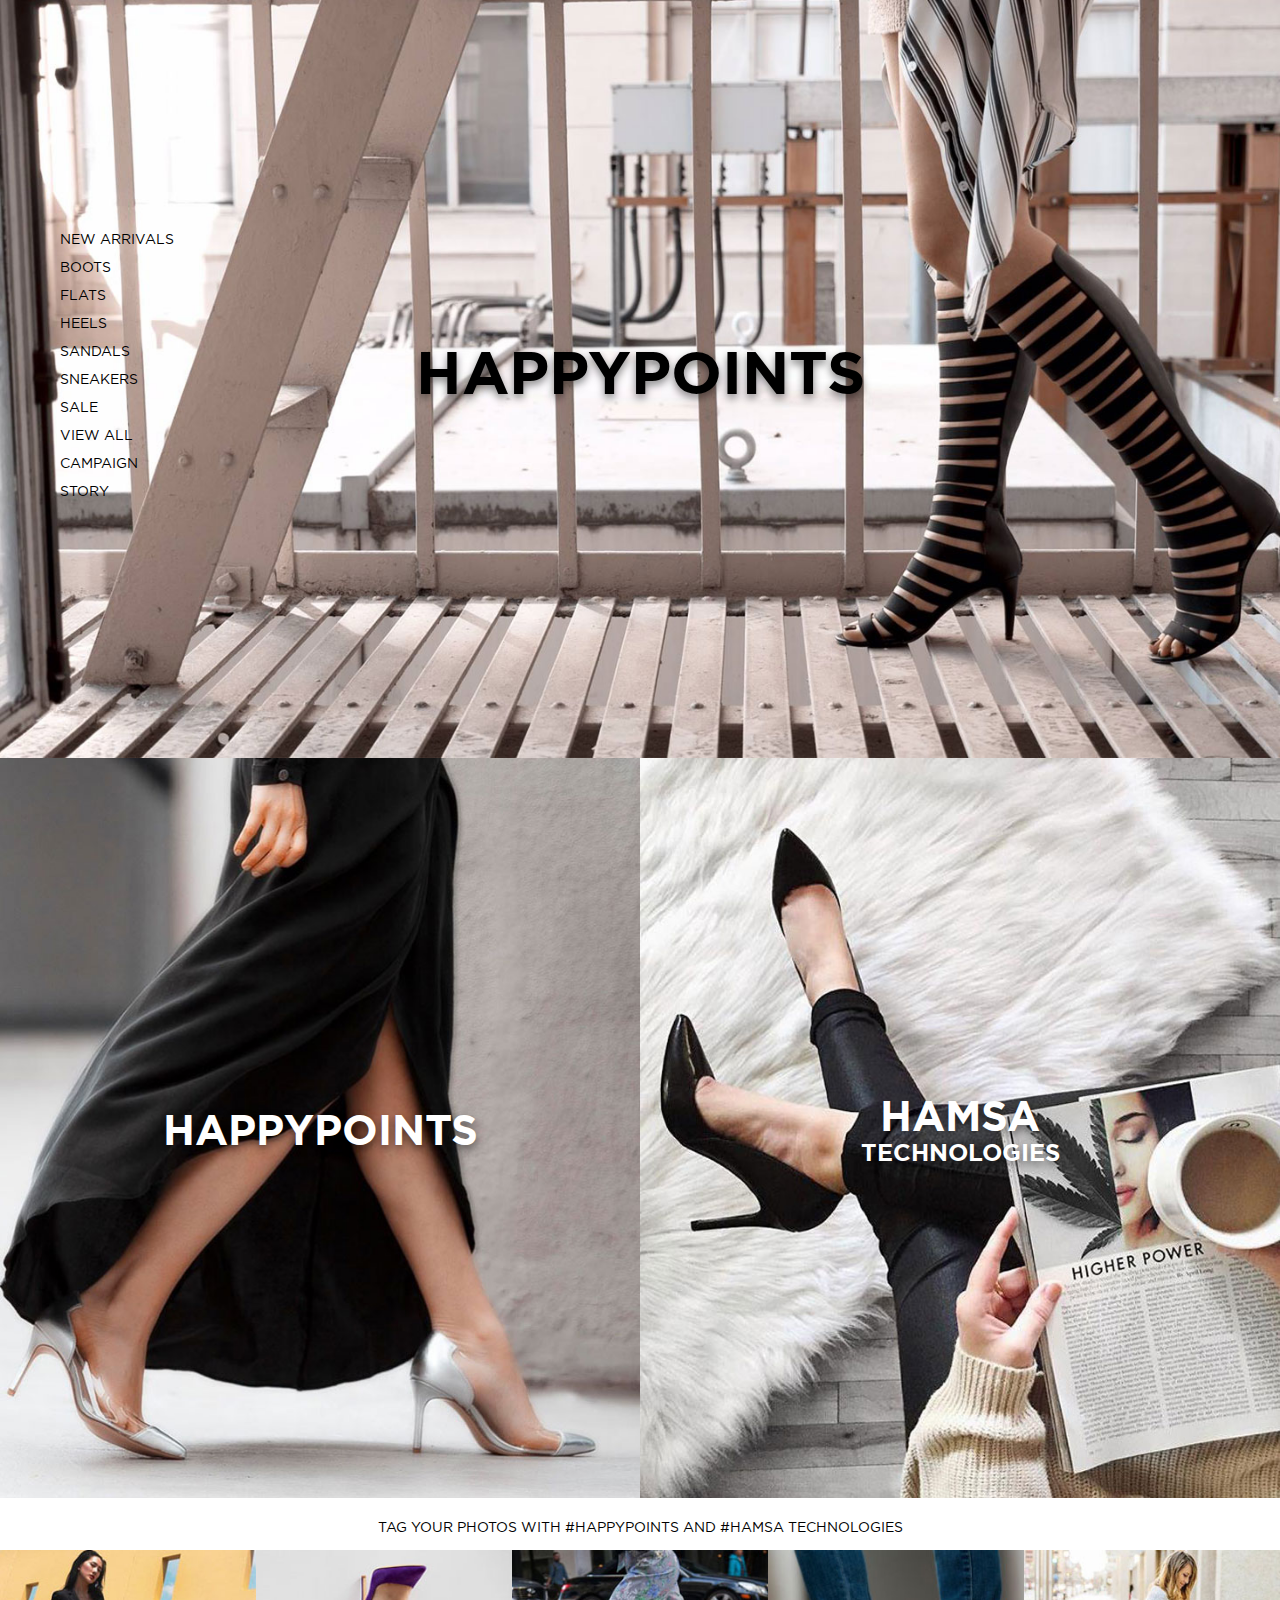
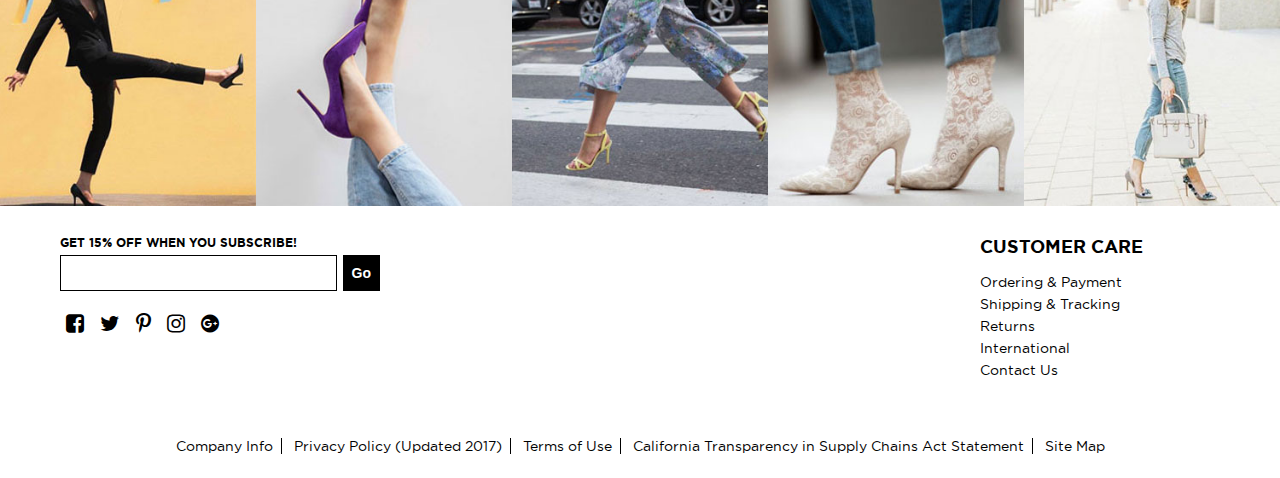
<file: index.html>
<!DOCTYPE html PUBLIC "-//W3C//DTD XHTML 1.0 Strict//EN" "http://www.w3.org/TR/xhtml1/DTD/xhtml1-strict.dtd">
<html>
    <head>
        <title>happypoints</title>
        <meta http-equiv="x-ua-compatible" content="ie=edge" />
        <meta name="description" content="" />
        <meta name="viewport" content="width=device-width, initial-scale=1" />
        <meta charset="utf-8" />
        <meta http-equiv="Content-Type" content="text/html;charset=utf-8" />
        <meta http-equiv="Expires" content="-1" />
        <link rel="stylesheet" href="https://cdnjs.cloudflare.com/ajax/libs/font-awesome/4.7.0/css/font-awesome.min.css" />
        <link rel="icon" href="images/favicon.png" type="image/x-icon" />
        <link rel="shortcut icon" type="image/x-icon" href="images/favicon.png" />
        <link rel="stylesheet" href="fonts/stylesheet.css" />
        <link rel="stylesheet" href="css/style.css" />
    </head>
    <body>
        <header>
            <div class="header-menu">
                <div class="list-menu">
                    <ul>
                        <li><a href="javascript:void(0)"> NEW ARRIVALS</a></li>
                        <li><a href="javascript:void(0)">BOOTS</a></li>
                        <li><a href="javascript:void(0)">FLATS </a></li>
                        <li><a href="javascript:void(0)"> HEELS</a></li>
                        <li><a href="javascript:void(0)">SANDALS</a></li>
                        <li><a href="javascript:void(0)">SNEAKERS</a></li>
                        <li><a href="javascript:void(0)">SALE</a></li>
                        <li><a href="javascript:void(0)">VIEW ALL</a></li>
                        <li><a href="javascript:void(0)">CAMPAIGN</a></li>
                        <li><a href="javascript:void(0)">STORY</a></li>
                    </ul>
                </div>
            </div>
        </header>
        <section>
            <div class="banner-box-con">
                <img src="images/banner.jpg" />
                <div class="center-caption">
                    <h1>happypoints</h1>
                </div>
            </div>
        </section>
        <section>
            <div class="two-img-box-con">
                <div class="two-img-box-col">
                    <img src="images/happypoints.jpg" />
                    <div class="center-caption">
                        <h2>happypoints</h2>
                    </div>
                </div>
                <div class="two-img-box-col">
                    <img src="images/hamsa.jpg" />
                    <div class="center-caption">
                        <h2>HAMSA</h2>
                        <h4>TECHNOLOGIES</h4>
                    </div>
                </div>
            </div>
        </section>
        <section>
            <div class="list-img-title">
                <p>tag your photos with #HAPPYPOINTS and #HAMSA TECHNOLOGIES</p>
            </div>
            <div class="list-img-box-con">
                <div class="list-img-box-col">
                    <img src="images/list-img1.jpg" />
                </div>
                <div class="list-img-box-col">
                    <img src="images/list-img2.jpg" />
                </div>
                <div class="list-img-box-col">
                    <img src="images/list-img3.jpg" />
                </div>
                <div class="list-img-box-col">
                    <img src="images/list-img4.jpg" />
                </div>
                <div class="list-img-box-col">
                    <img src="images/list-img5.jpg" />
                </div>
            </div>
        </section>
        <footer>
            <div class="footer-contect-info">
                <div class="subscribe-soicail-con">
                    <div class="subscribe-form-con">
                        <p> <strong> get 15% off when you subscribe!</strong></p>
                        <div class="form-con">
                            <form>
                                <div class="form-group subscribe-input">
                                    <input type="text" class="form-control">
                                    <button type="submit" class="btn">Go</button>
                                </div>
                            </form>
                        </div>
                    </div>
                    <div class="icon-menu">
                        <ul>
                            <li>
                                <a href="javascript:void(0)"><i class="fa fa-facebook-square" aria-hidden="true"></i> </a>
                            </li>
                            <li>
                                <a href="javascript:void(0)"><i class="fa fa-twitter" aria-hidden="true"></i> </a>
                            </li>
                            <li>
                                <a href="javascript:void(0)"><i class="fa fa-pinterest-p" aria-hidden="true"></i></a>
                            </li>
                            <li>
                                <a href="javascript:void(0)"><i class="fa fa-instagram" aria-hidden="true"></i></a>
                            </li>
                            <li>
                                <a href="javascript:void(0)"><i class="fa fa-google-plus-official" aria-hidden="true"></i></a>
                            </li>
                        </ul>
                    </div>
                </div>
                <div class="categary-menu-con">
                    <h6>customer care</h6>
                    <div class="list-menu">
                        <ul>
                            <li><a href="javascript:void(0)"> Ordering & Payment</a></li>
                            <li><a href="javascript:void(0)">Shipping & Tracking</a></li>
                            <li><a href="javascript:void(0)">Returns </a></li>
                            <li><a href="javascript:void(0)"> International</a></li>
                            <li><a href="javascript:void(0)">Contact Us</a></li>
                        </ul>
                    </div>
                </div>
            </div>
            <div class="footer-menu">
                <ul>
                    <li><a href="javascript:void(0)">Company Info</a></li>
                    <li><a href="javascript:void(0)">Privacy Policy (Updated 2017)</a></li>
                    <li><a href="javascript:void(0)">Terms of Use</a></li>
                    <li><a href="javascript:void(0)">California Transparency in Supply Chains Act Statement </a></li>
                    <li><a href="javascript:void(0)"> Site Map</a></li>
                </ul>
            </div>
        </footer>
        <script src="js/jquery.min.js"></script>
    </body>
</html>
</file>
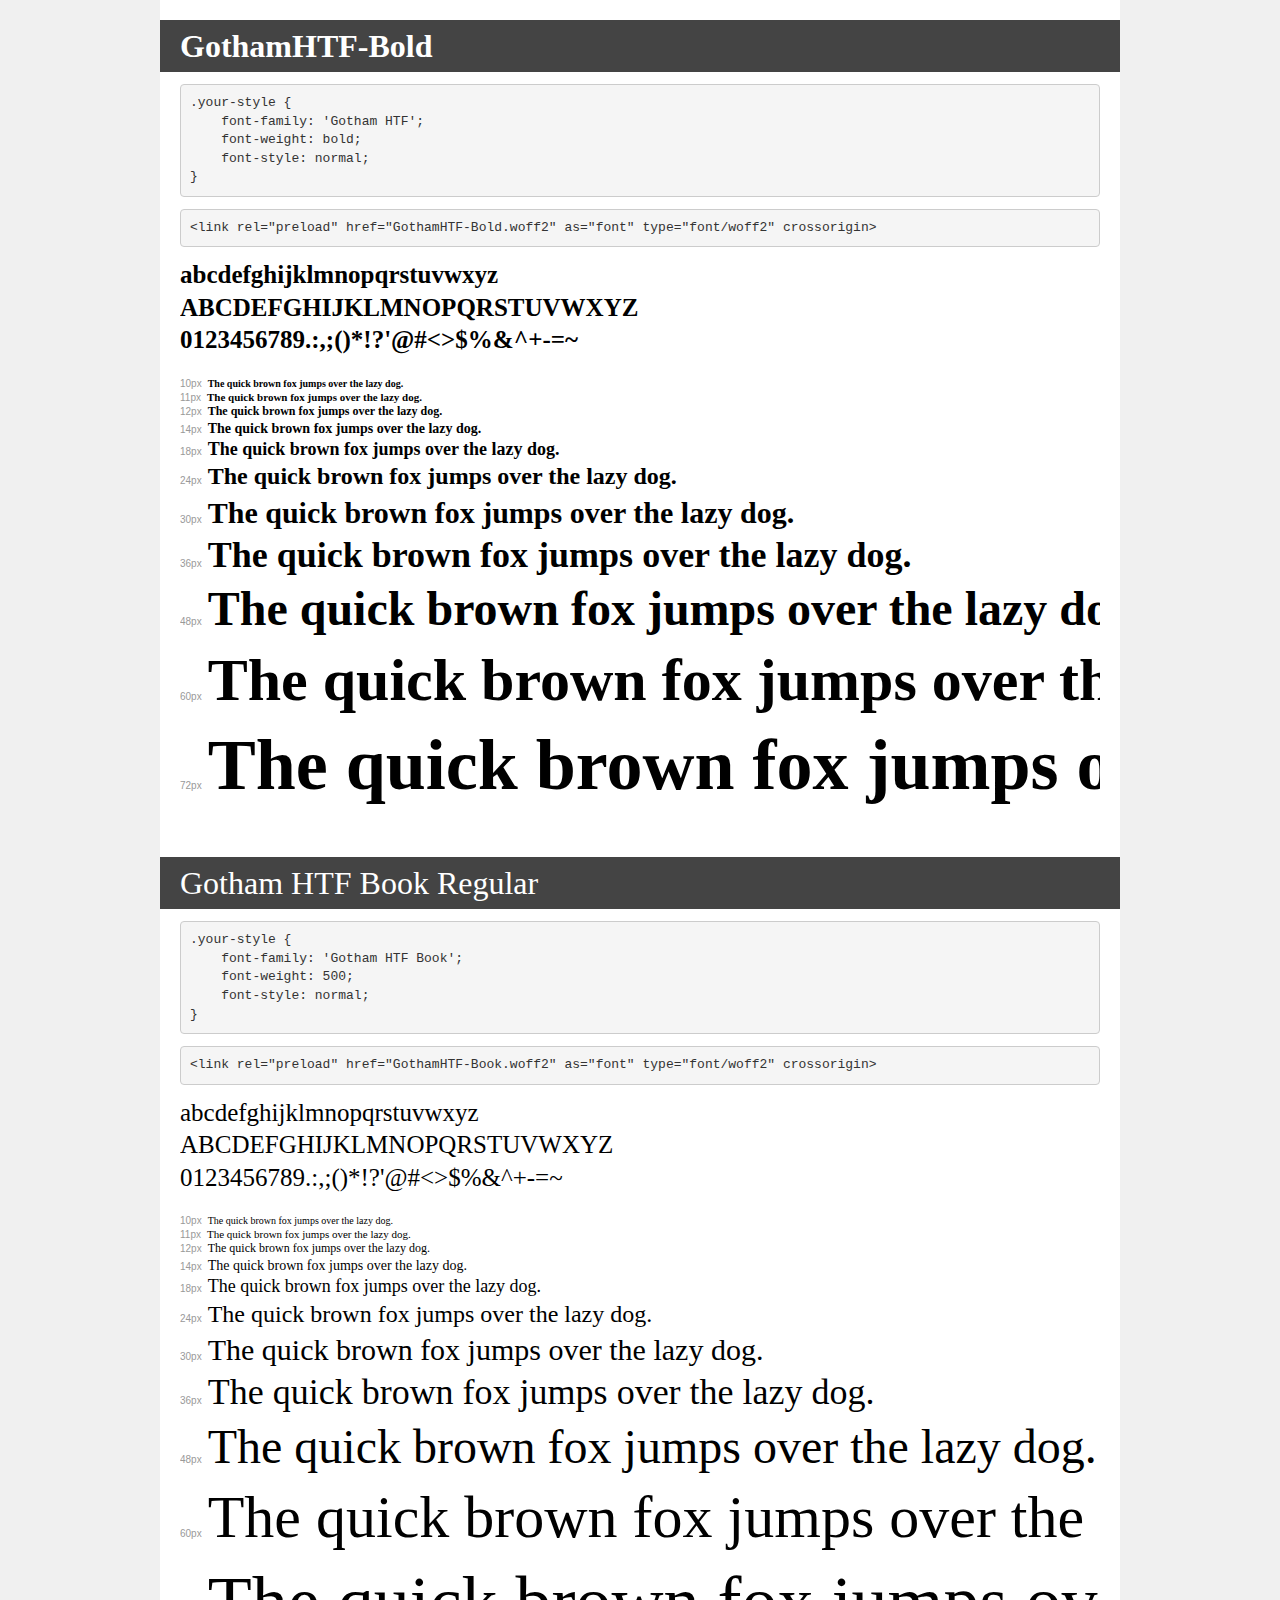
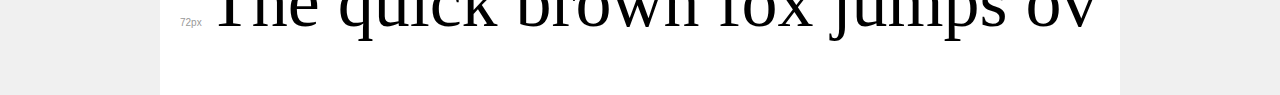
<file: fonts/demo.html>
<!DOCTYPE html>
<html lang="en">
<head>
    <meta charset="utf-8">
    <meta http-equiv="X-UA-Compatible" content="IE=edge">
    <meta name="viewport" content="width=device-width, initial-scale=1">
    <meta name="robots" content="noindex, noarchive">
    <meta name="format-detection" content="telephone=no">
    <title>Transfonter demo</title>
    <link href="stylesheet.css" rel="stylesheet">
    <style>
        /*
        http://meyerweb.com/eric/tools/css/reset/
        v2.0 | 20110126
        License: none (public domain)
        */
        html, body, div, span, applet, object, iframe,
        h1, h2, h3, h4, h5, h6, p, blockquote, pre,
        a, abbr, acronym, address, big, cite, code,
        del, dfn, em, img, ins, kbd, q, s, samp,
        small, strike, strong, sub, sup, tt, var,
        b, u, i, center,
        dl, dt, dd, ol, ul, li,
        fieldset, form, label, legend,
        table, caption, tbody, tfoot, thead, tr, th, td,
        article, aside, canvas, details, embed,
        figure, figcaption, footer, header, hgroup,
        menu, nav, output, ruby, section, summary,
        time, mark, audio, video {
            margin: 0;
            padding: 0;
            border: 0;
            font-size: 100%;
            font: inherit;
            vertical-align: baseline;
        }
        /* HTML5 display-role reset for older browsers */
        article, aside, details, figcaption, figure,
        footer, header, hgroup, menu, nav, section {
            display: block;
        }
        body {
            line-height: 1;
        }
        ol, ul {
            list-style: none;
        }
        blockquote, q {
            quotes: none;
        }
        blockquote:before, blockquote:after,
        q:before, q:after {
            content: '';
            content: none;
        }
        table {
            border-collapse: collapse;
            border-spacing: 0;
        }
        /* demo styles */
        body {
            background: #f0f0f0;
            color: #000;
        }
        .page {
            background: #fff;
            width: 920px;
            margin: 0 auto;
            padding: 20px 20px 0 20px;
            overflow: hidden;
        }
        .font-container {
            overflow-x: auto;
            overflow-y: hidden;
            margin-bottom: 40px;
            line-height: 1.3;
            white-space: nowrap;
            padding-bottom: 5px;
        }
        h1 {
            position: relative;
            background: #444;
            font-size: 32px;
            color: #fff;
            padding: 10px 20px;
            margin: 0 -20px 12px -20px;
        }
        .letters {
            font-size: 25px;
            margin-bottom: 20px;
        }
        .s10:before {
            content: '10px';
        }
        .s11:before {
            content: '11px';
        }
        .s12:before {
            content: '12px';
        }
        .s14:before {
            content: '14px';
        }
        .s18:before {
            content: '18px';
        }
        .s24:before {
            content: '24px';
        }
        .s30:before {
            content: '30px';
        }
        .s36:before {
            content: '36px';
        }
        .s48:before {
            content: '48px';
        }
        .s60:before {
            content: '60px';
        }
        .s72:before {
            content: '72px';
        }
        .s10:before, .s11:before, .s12:before, .s14:before,
        .s18:before, .s24:before, .s30:before, .s36:before,
        .s48:before, .s60:before, .s72:before {
            font-family: Arial, sans-serif;
            font-size: 10px;
            font-weight: normal;
            font-style: normal;
            color: #999;
            padding-right: 6px;
        }
        pre {
            display: block;
            padding: 9px;
            margin: 0 0 12px;
            font-family: Monaco, Menlo, Consolas, "Courier New", monospace;
            font-size: 13px;
            line-height: 1.428571429;
            color: #333;
            font-weight: normal;
            font-style: normal;
            background-color: #f5f5f5;
            border: 1px solid #ccc;
            overflow-x: auto;
            border-radius: 4px;
        }
        /* responsive */
        @media (max-width: 959px) {
            .page {
                width: auto;
                margin: 0;
            }
        }
    </style>
</head>
<body>
<div class="page">
    <div class="demo">
        <h1 style="font-family: 'Gotham HTF'; font-weight: bold; font-style: normal;">GothamHTF-Bold</h1>
        <pre title="Usage">.your-style {
    font-family: 'Gotham HTF';
    font-weight: bold;
    font-style: normal;
}</pre>
        <pre title="Preload (optional)">
&lt;link rel=&quot;preload&quot; href=&quot;GothamHTF-Bold.woff2&quot; as=&quot;font&quot; type=&quot;font/woff2&quot; crossorigin&gt;</pre>
        <div class="font-container" style="font-family: 'Gotham HTF'; font-weight: bold; font-style: normal;">
            <p class="letters">
                abcdefghijklmnopqrstuvwxyz<br>
ABCDEFGHIJKLMNOPQRSTUVWXYZ<br>
                0123456789.:,;()*!?'@#&lt;&gt;$%&^+-=~
            </p>
            <p class="s10" style="font-size: 10px;">The quick brown fox jumps over the lazy dog.</p>
            <p class="s11" style="font-size: 11px;">The quick brown fox jumps over the lazy dog.</p>
            <p class="s12" style="font-size: 12px;">The quick brown fox jumps over the lazy dog.</p>
            <p class="s14" style="font-size: 14px;">The quick brown fox jumps over the lazy dog.</p>
            <p class="s18" style="font-size: 18px;">The quick brown fox jumps over the lazy dog.</p>
            <p class="s24" style="font-size: 24px;">The quick brown fox jumps over the lazy dog.</p>
            <p class="s30" style="font-size: 30px;">The quick brown fox jumps over the lazy dog.</p>
            <p class="s36" style="font-size: 36px;">The quick brown fox jumps over the lazy dog.</p>
            <p class="s48" style="font-size: 48px;">The quick brown fox jumps over the lazy dog.</p>
            <p class="s60" style="font-size: 60px;">The quick brown fox jumps over the lazy dog.</p>
            <p class="s72" style="font-size: 72px;">The quick brown fox jumps over the lazy dog.</p>
        </div>
    </div>

    <div class="demo">
        <h1 style="font-family: 'Gotham HTF Book'; font-weight: 500; font-style: normal;">Gotham HTF Book Regular</h1>
        <pre title="Usage">.your-style {
    font-family: 'Gotham HTF Book';
    font-weight: 500;
    font-style: normal;
}</pre>
        <pre title="Preload (optional)">
&lt;link rel=&quot;preload&quot; href=&quot;GothamHTF-Book.woff2&quot; as=&quot;font&quot; type=&quot;font/woff2&quot; crossorigin&gt;</pre>
        <div class="font-container" style="font-family: 'Gotham HTF Book'; font-weight: 500; font-style: normal;">
            <p class="letters">
                abcdefghijklmnopqrstuvwxyz<br>
ABCDEFGHIJKLMNOPQRSTUVWXYZ<br>
                0123456789.:,;()*!?'@#&lt;&gt;$%&^+-=~
            </p>
            <p class="s10" style="font-size: 10px;">The quick brown fox jumps over the lazy dog.</p>
            <p class="s11" style="font-size: 11px;">The quick brown fox jumps over the lazy dog.</p>
            <p class="s12" style="font-size: 12px;">The quick brown fox jumps over the lazy dog.</p>
            <p class="s14" style="font-size: 14px;">The quick brown fox jumps over the lazy dog.</p>
            <p class="s18" style="font-size: 18px;">The quick brown fox jumps over the lazy dog.</p>
            <p class="s24" style="font-size: 24px;">The quick brown fox jumps over the lazy dog.</p>
            <p class="s30" style="font-size: 30px;">The quick brown fox jumps over the lazy dog.</p>
            <p class="s36" style="font-size: 36px;">The quick brown fox jumps over the lazy dog.</p>
            <p class="s48" style="font-size: 48px;">The quick brown fox jumps over the lazy dog.</p>
            <p class="s60" style="font-size: 60px;">The quick brown fox jumps over the lazy dog.</p>
            <p class="s72" style="font-size: 72px;">The quick brown fox jumps over the lazy dog.</p>
        </div>
    </div>

</div>
</body>
</html>
</file>
<file: fonts/stylesheet.css>
@font-face {
    font-family: 'Gotham-HTF';
    src: url('GothamHTF-Bold.eot');
    src: url('GothamHTF-Bold.eot?#iefix') format('embedded-opentype'),
        url('GothamHTF-Bold.woff2') format('woff2'),
        url('GothamHTF-Bold.woff') format('woff'),
        url('GothamHTF-Bold.ttf') format('truetype'),
        url('GothamHTF-Bold.svg#GothamHTF-Bold') format('svg');
    font-weight: bold;
    font-style: normal;
    font-display: swap;
}

@font-face {
    font-family: 'Gotham-HTF';
    src: url('GothamHTF-Book.eot');
    src: url('GothamHTF-Book.eot?#iefix') format('embedded-opentype'),
        url('GothamHTF-Book.woff2') format('woff2'),
        url('GothamHTF-Book.woff') format('woff'),
        url('GothamHTF-Book.ttf') format('truetype'),
        url('GothamHTF-Book.svg#GothamHTF-Book') format('svg');
    font-weight: 500;
    font-style: normal;
    font-display: swap;
}
</file>
<file: css/style.css>
* {
    margin: 0;
    padding: 0;
    box-sizing: border-box;
}

img {
    max-width: 100%;
}

a {
    text-decoration: inherit;
}

a:hover {
    text-decoration: inherit;
}
b,
strong {
    font-weight: bold;
}
:focus {
    outline: inherit;
}

body {
    font-family: "Gotham-HTF";
    color: #000000;
    font-size: 14px;
    line-height: normal;
}
p {
    font-family: "Gotham-HTF";
    color: #000000;
    font-size: 14px;
    line-height: normal;
    margin-bottom: 15px;
}
h1 {
    font-family: "Gotham-HTF";
    font-size: 60px;
    line-height: normal;
    color: #000000;
    font-weight: bold;
    margin-bottom: 15px;
    text-transform: uppercase;
    text-shadow: 0 4px 8px rgb(0 0 0 / 50%);
}
h2 {
    font-family: "Gotham-HTF";
    font-size: 42px;
    line-height: normal;
    color: #ffffff;
    font-weight: bold;
    margin-bottom: 15px;
    text-transform: uppercase;
    text-shadow: 0 4px 8px rgb(0 0 0 / 50%);
}
h3 {
    font-family: "Gotham-HTF";
    font-size: 30px;
    line-height: normal;
    color: #ffffff;
    font-weight: bold;
    margin-bottom: 15px;
    text-transform: uppercase;
    text-shadow: 0 4px 8px rgb(0 0 0 / 50%);
}
h4 {
    font-family: "Gotham-HTF";
    font-size: 24px;
    line-height: normal;
    color: #ffffff;
    font-weight: bold;
    margin-bottom: 15px;
    text-transform: uppercase;
    text-shadow: 0 4px 8px rgb(0 0 0 / 50%);
}
h5 {
    font-family: "Gotham-HTF";
    font-size: 21px;
    line-height: normal;
    color: #ffffff;
    font-weight: bold;
    margin-bottom: 15px;
    text-transform: uppercase;
    text-shadow: 0 4px 8px rgb(0 0 0 / 50%);
}
h6 {
    font-family: "Gotham-HTF";
    font-size: 18px;
    line-height: normal;
    color: #000000;
    font-weight: bold;
    margin-bottom: 15px;
    text-transform: uppercase;
}
.two-img-box-col h2 {
    margin-bottom: 0;
}
.two-img-box-col h4 {
    margin-bottom: 0;
}
.two-img-box-con {
    width: 100%;
    display: inline-block;
    position: relative;
}
.two-img-box-col {
    width: 50%;
    float: left;
    position: relative;
}

.center-caption {
    position: absolute;
    top: 50%;
    left: 50%;
    transform: translate(-50%, -50%);
    text-align: center;
    padding: 15px;
}
.two-img-box-col img {
    width: 100%;
}
.list-img-title {
    text-align: center;
    padding: 15px;
}
.list-img-title p {
    margin-bottom: 0;
    text-transform: uppercase;
}
.list-img-box-con {
    width: 100%;
}
.list-img-box-col {
    width: 20%;
    float: left;
    position: relative;
}
.list-img-box-col img {
    width: 100%;
    display: inherit;
}
.banner-box-con {
    width: 100%;
    position: relative;
}
.banner-box-con img {
    width: 100%;
    display: inherit;
}

.footer-menu {
    width: 100%;
    text-align: center;
}
.footer-menu ul {
    width: auto;
    display: inline-block;
    list-style: none;
    margin: 0;
    padding: 0;
}
.footer-menu ul li {
    width: auto;
    display: inline-block;
    list-style: none;
    margin: 0;
    padding: 0 8px;
    border-right: 1px solid #000000;
}
.footer-menu ul li:last-child {
    border-right: inherit;
}
.footer-menu ul li a {
    font-family: "Gotham-HTF";
    color: #000000;
    font-size: 14px;
    line-height: normal;
    text-decoration: none;
}
.footer-menu ul li a:hover {
    color: #000000;
    text-decoration: none;
    opacity: 0.9;
}
.footer-menu {
    width: 100%;
    display: inline-block;
    padding: 24px 15px;
    box-sizing: border-box;
}
.footer-contect-info {
    width: 100%;
}
.footer-contect-info {
    width: 100%;
    padding: 30px 60px;
    display: inline-block;
}
.subscribe-soicail-con {
    width: calc(100% - 240px);
    float: left;
    padding-right: 15px;
}
.categary-menu-con {
    width: 240px;
    float: right;
}

.list-menu {
    width: 100%;
}
.list-menu ul {
    width: 100%;
    display: inline-block;
    list-style: none;
    margin: 0;
    padding: 0;
}
.list-menu ul li {
    width: 100%;
    display: inline-block;
    list-style: none;
    margin: 0;
    padding: 3px 0px;
}
.list-menu ul li a {
    font-family: "Gotham-HTF";
    color: #000000;
    font-size: 14px;
    line-height: normal;
    text-decoration: none;
}
.list-menu ul li a:hover {
    color: #000000;
    text-decoration: none;
    opacity: 0.9;
}
.header-menu {
    width: auto;
    display: inline-block;
    position: absolute;
    z-index: 9;
    top: 25%;
    left: 60px;
}
.header-menu .list-menu {
    width: 100%;
}
.header-menu .list-menu ul {
    width: auto;
}
.header-menu .list-menu ul li {
    padding: 6px 0px;
}

.icon-menu {
    width: 100%;
}
.icon-menu ul {
    width: auto;
    display: inline-block;
    list-style: none;
    margin: 0;
    padding: 0;
}
.icon-menu ul li {
    width: auto;
    display: inline-block;
    list-style: none;
    margin: 0;
    padding: 0 6px;
}
.icon-menu ul li a {
    font-family: "Gotham-HTF";
    color: #000000;
    font-size: 21px;
    line-height: normal;
    text-decoration: none;
}
.icon-menu ul li a:hover {
    color: #000000;
    text-decoration: none;
    opacity: 0.9;
}
.form-control {
    border-radius: 0;
    height: 36px;
    padding: 12px;
    font-size: 14px;
    color: #000000;
    font-weight: 400;
    font-family: "Gotham-HTF";
    box-shadow: inherit;
    border: 1px solid #000000;
    width: 100%;
}
.form-con {
    margin-bottom: 21px;
}
.subscribe-input {
    display: inline-flex;
    width: 100%;
}
.subscribe-form-con{
    max-width: 320px;
}
.subscribe-input .form-control{
    margin-right: 6px;
}
button.btn {
    background: #000;
    color: #fff;
    font-size: 14px;
    line-height: normal;
    padding: 4px 8px;
    border: 1px solid #000;
    font-weight: 600;
}
.subscribe-form-con p{
    margin-bottom: 6px;
    text-transform: uppercase;
    font-size: 12px;
}
@media only screen and (max-width: 1199px) {
    h1 {
        font-size: 48px;
    }
    h2 {
        font-size: 36px;
    }
    h3 {
        font-size: 30px;
    }
    h4 {
        font-size: 24px;
    }
    h5 {
        font-size: 21px;
    }
    h6 {
        font-size: 18px;
    }
}
@media only screen and (max-width: 991px) {
    h1 {
        font-size: 42px;
    }
    h2 {
        font-size: 36px;
    }
    h3 {
        font-size: 30px;
    }
    h4 {
        font-size: 24px;
    }
    h5 {
        font-size: 21px;
    }
    h6 {
        font-size: 18px;
    }
}
@media only screen and (max-width: 767px) {
    h1 {
        font-size: 36px;
    }
    h2 {
        font-size: 30px;
    }
    h3 {
        font-size: 27px;
    }
    h4 {
        font-size: 24px;
    }
    h5 {
        font-size: 21px;
    }
    h6 {
        font-size: 18px;
    }
    .header-menu {
        top: 30px;
        left: 30px;
    }
    .footer-contect-info {
        padding: 30px;
    }
    .subscribe-soicail-con {
        width: 100%;
        padding-right: 0;
        padding-bottom: 30px;
    }
    .categary-menu-con {
        width: 100%;
        float: left;
    }
    .header-menu .list-menu ul li {
        padding: 3px 0px;
    }
    .header-menu {
        top: 15px;
        left: 15px;
    }
}
@media only screen and (max-width: 575px) {
    h1 {
        font-size: 30px;
    }
    h2 {
        font-size: 27px;
    }
    h3 {
        font-size: 24px;
    }
    h4 {
        font-size: 21px;
    }
    h5 {
        font-size: 20px;
    }
    h6 {
        font-size: 16px;
    }
    .two-img-box-col {
        width: 100%;
    }
    .list-img-box-col {
        width: 33.33%;
    }
    .header-menu {
        position: relative;
        left: inherit;
        top: inherit;
        padding: 15px;
    }
    .header-menu .list-menu {
        width: auto;
    }
    .header-menu .list-menu ul li {
        width: auto;
        padding: 6px;
    }
    .footer-menu ul li{
        border: 0;
    }
}
</file>
